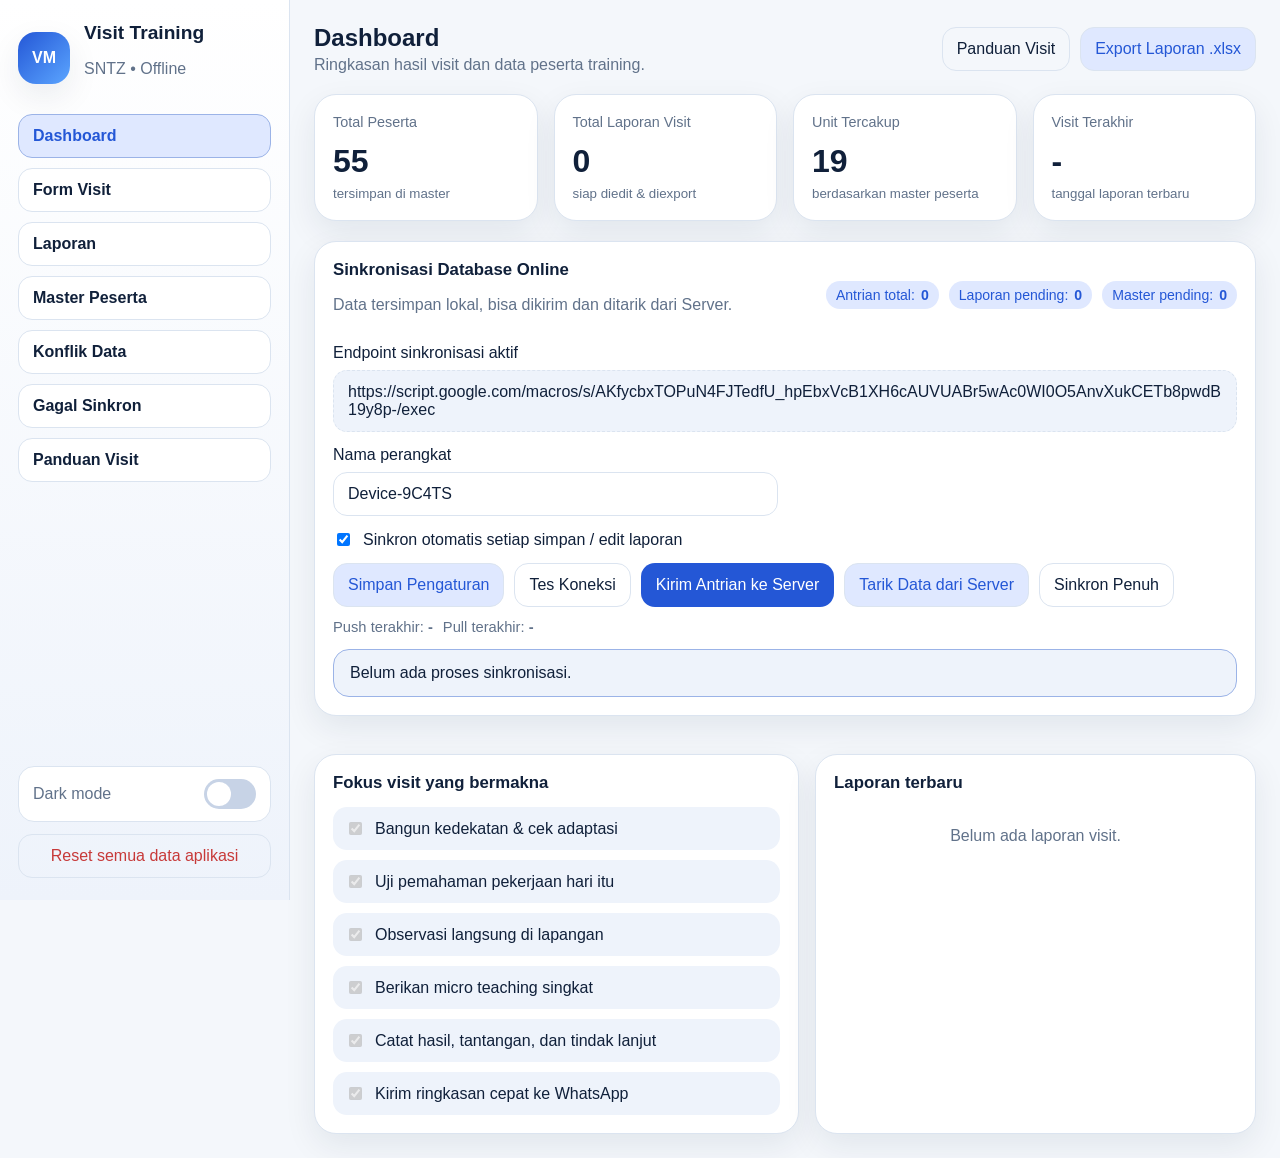
<file: visit/index.html>
<!DOCTYPE html>
<html lang="id">
<head>
  <meta charset="UTF-8" />
  <meta name="viewport" content="width=device-width, initial-scale=1.0" />
  <title>Visit Training</title>
  <link rel="stylesheet" href="style.css" />
</head>
<body>
  <div class="app-shell">
    <aside class="sidebar">
      <div class="brand">
        <div class="brand-badge">VM</div>
        <div>
          <h1>Visit Training</h1>
          <p>SNTZ • Offline</p>
        </div>
      </div>

      <nav class="nav">
        <button class="nav-btn active" data-view="dashboardView">Dashboard</button>
        <button class="nav-btn" data-view="visitFormView">Form Visit</button>
        <button class="nav-btn" data-view="reportsView">Laporan</button>
        <button class="nav-btn" data-view="masterView">Master Peserta</button>
        <button class="nav-btn" data-view="conflictsView">Konflik Data</button>
        <button class="nav-btn" data-view="failedSyncView">Gagal Sinkron</button>
        <button class="nav-btn" data-view="guideView">Panduan Visit</button>
      </nav>

      <div class="sidebar-footer">
        <label class="switch-card">
          <span>Dark mode</span>
          <label class="switch">
            <input type="checkbox" id="themeToggle" />
            <span class="slider"></span>
          </label>
        </label>

        <button class="danger ghost" id="resetAppBtn">Reset semua data aplikasi</button>
      </div>
    </aside>

    <main class="main-content">
      <header class="topbar">
        <div>
          <h2 id="pageTitle">Dashboard</h2>
          <p id="pageSubtitle">Ringkasan hasil visit dan data peserta training.</p>
        </div>
        <div class="topbar-actions">
          <button class="ghost" id="openGuideBtn">Panduan Visit</button>
          <button class="secondary" id="exportXlsxBtn">Export Laporan .xlsx</button>
        </div>
      </header>

      <section id="dashboardView" class="view active">
        <div id="startupSyncNotice" class="startup-notice hidden"></div>
        <div class="stats-grid">
          <div class="stat-card">
            <span class="stat-label">Total Peserta</span>
            <strong id="statParticipants">0</strong>
            <small>tersimpan di master</small>
          </div>
          <div class="stat-card">
            <span class="stat-label">Total Laporan Visit</span>
            <strong id="statReports">0</strong>
            <small>siap diedit & diexport</small>
          </div>
          <div class="stat-card">
            <span class="stat-label">Unit Tercakup</span>
            <strong id="statUnits">0</strong>
            <small>berdasarkan master peserta</small>
          </div>
          <div class="stat-card">
            <span class="stat-label">Visit Terakhir</span>
            <strong id="statLastVisit">-</strong>
            <small>tanggal laporan terbaru</small>
          </div>
        </div>

        <article class="panel sync-panel">
          <div class="panel-head between wrap">
            <div>
              <h3>Sinkronisasi Database Online</h3>
              <p class="muted">Data tersimpan lokal, bisa dikirim dan ditarik dari Server.</p>
            </div>
            <div class="sync-mini-stats">
              <div class="tag">Antrian total: <strong id="syncTotalQueue">0</strong></div>
              <div class="tag">Laporan pending: <strong id="pendingReportsCount">0</strong></div>
              <div class="tag">Master pending: <strong id="pendingParticipantsCount">0</strong></div>
            </div>
          </div>

          <div class="sync-grid">
            <div class="field full">
              <label>Endpoint sinkronisasi aktif</label>
              <div class="readonly-box" id="syncEndpointLabel">Hardcode di aplikasi</div>
            </div>
            <div class="field">
              <label for="deviceName">Nama perangkat</label>
              <input type="text" id="deviceName" placeholder="Contoh: Laptop TC Head" />
            </div>
            <div class="field full">
              <label class="check-inline">
                <input type="checkbox" id="autoSyncOnSave" />
                <span>Sinkron otomatis setiap simpan / edit laporan</span>
              </label>
            </div>
          </div>

          <div class="sync-progress-card hidden" id="syncProgressCard">
            <div class="sync-progress-head">
              <strong id="syncProgressTitle">Menyiapkan sinkronisasi...</strong>
              <span id="syncProgressPercent">0%</span>
            </div>
            <div class="sync-progress-track"><div class="sync-progress-fill" id="syncProgressFill"></div></div>
            <div class="sync-progress-meta">
              <span id="syncProgressStep">Memulai...</span>
              <span id="syncProgressCount">0/0</span>
            </div>
          </div>

          <div class="sync-actions">
            <button class="secondary" type="button" id="saveSyncConfigBtn">Simpan Pengaturan</button>
            <button class="ghost" type="button" id="testConnectionBtn">Tes Koneksi</button>
            <button class="primary" type="button" id="pushSyncBtn">Kirim Antrian ke Server</button>
            <button class="secondary" type="button" id="pullSyncBtn">Tarik Data dari Server</button>
            <button class="ghost" type="button" id="fullSyncBtn">Sinkron Penuh</button>
          </div>

          <div class="sync-footnote">
            <div>Push terakhir: <strong id="syncLastPush">-</strong></div>
            <div>Pull terakhir: <strong id="syncLastPull">-</strong></div>
          </div>

          <div id="syncStatusBox" class="sync-status info">Belum ada proses sinkronisasi.</div>
        </article>

        <div class="content-grid">
          <article class="panel">
            <div class="panel-head">
              <h3>Fokus visit yang bermakna</h3>
            </div>
            <div class="checklist-grid">
              <label><input type="checkbox" checked disabled> Bangun kedekatan & cek adaptasi</label>
              <label><input type="checkbox" checked disabled> Uji pemahaman pekerjaan hari itu</label>
              <label><input type="checkbox" checked disabled> Observasi langsung di lapangan</label>
              <label><input type="checkbox" checked disabled> Berikan micro teaching singkat</label>
              <label><input type="checkbox" checked disabled> Catat hasil, tantangan, dan tindak lanjut</label>
              <label><input type="checkbox" checked disabled> Kirim ringkasan cepat ke WhatsApp</label>
            </div>
          </article>

          <article class="panel">
            <div class="panel-head">
              <h3>Laporan terbaru</h3>
            </div>
            <div id="recentReports" class="stack-list empty-state">Belum ada laporan visit.</div>
          </article>
        </div>
      </section>

      <section id="visitFormView" class="view">
        <form id="visitForm" class="panel form-panel">
          <div class="panel-head between">
            <h3>Form Visit Lapangan</h3>
            <div class="inline-actions">
              <span id="editingBadge" class="badge hidden">Mode edit</span>
              <button type="button" class="ghost" id="clearFormBtn">Form baru</button>
            </div>
          </div>

          <div class="guide-strip">
            <div>
              <strong>Panduan visit lapangan siap dibuka kapan saja</strong>
              <small>Gunakan sebagai coaching guide agar visit lebih bermakna dan menghasilkan output pembelajaran.</small>
            </div>
            <button type="button" class="secondary" id="openGuideFromFormBtn">Buka panduan</button>
          </div>

          <div class="form-grid">
            <div class="field">
              <label for="visitDate">Tanggal visit</label>
              <input type="date" id="visitDate" required />
            </div>
            <div class="field">
              <label for="location">Lokasi / estate / titik visit</label>
              <input type="text" id="location" placeholder="Contoh: SD SRIE / Divisi 2" required />
            </div>
            <div class="field full">
              <label for="participantSearch">Cari mentee / peserta</label>
              <input type="text" id="participantSearch" placeholder="Ketik beberapa huruf nama / NIK / unit..." autocomplete="off" />
              <div id="participantSuggestions" class="suggestions hidden"></div>
              <small>Bisa pilih lebih dari satu peserta untuk satu visit.</small>
            </div>
            <div class="field full">
              <label>Peserta terpilih</label>
              <div id="selectedParticipants" class="selected-chips empty-box">Belum ada peserta dipilih.</div>
            </div>

            <div class="field full">
              <label for="summary">Ringkasan kunjungan</label>
              <textarea id="summary" rows="4" placeholder="Gambaran umum kunjungan, suasana, dan tujuan pembinaan." required></textarea>
            </div>

            <div class="field">
              <label for="activityReview">Aktivitas peserta saat ini</label>
              <textarea id="activityReview" rows="4" placeholder="Pekerjaan yang sedang dipelajari atau dilakukan."></textarea>
            </div>
            <div class="field">
              <label for="technicalUnderstanding">Pemahaman teknis</label>
              <textarea id="technicalUnderstanding" rows="4" placeholder="Hasil tanya jawab, pemahaman sebab-akibat, indikator kerja."></textarea>
            </div>

            <div class="field">
              <label for="fieldObservation">Observasi lapangan</label>
              <textarea id="fieldObservation" rows="4" placeholder="Temuan saat melihat langsung di lapangan."></textarea>
            </div>
            <div class="field">
              <label for="microTeaching">Micro teaching / ilmu yang diberikan</label>
              <textarea id="microTeaching" rows="4" placeholder="Poin pembelajaran singkat yang Anda ajarkan saat visit."></textarea>
            </div>

            <div class="field">
              <label for="livingCondition">Adaptasi, tempat tinggal, makan, uang saku</label>
              <textarea id="livingCondition" rows="4" placeholder="Kondisi umum peserta di lokasi magang."></textarea>
            </div>
            <div class="field">
              <label for="motivationFuture">Motivasi & arah masa depan</label>
              <textarea id="motivationFuture" rows="4" placeholder="Diskusi cita-cita, semangat, dan mindset kerja."></textarea>
            </div>

            <div class="field">
              <label for="resultsObtained">Hasil yang diperoleh</label>
              <textarea id="resultsObtained" rows="4" placeholder="Output visit: pemahaman baru, perbaikan sikap, aksi nyata, dll." required></textarea>
            </div>
            <div class="field">
              <label for="followUp">Tindak lanjut / challenge berikutnya</label>
              <textarea id="followUp" rows="4" placeholder="PR atau target yang perlu dicek pada visit berikutnya."></textarea>
            </div>

            <div class="field full">
              <label for="specialNotes">Catatan khusus</label>
              <textarea id="specialNotes" rows="3" placeholder="Catatan tambahan bila ada."></textarea>
            </div>
          </div>

          <div class="form-actions">
            <button type="submit" class="primary">Simpan laporan visit</button>
            <button type="button" class="secondary" id="previewWhatsappBtn">Preview WhatsApp</button>
          </div>
        </form>

        <article class="panel">
          <div class="panel-head between">
            <h3>Preview WhatsApp</h3>
            <button class="ghost" id="copyWhatsappBtn" type="button">Salin teks</button>
          </div>
          <textarea id="whatsappPreview" rows="12" class="mono" readonly placeholder="Preview teks WhatsApp akan muncul di sini."></textarea>
        </article>
      </section>

      <section id="reportsView" class="view">
        <article class="panel">
          <div class="panel-head between wrap">
            <h3>Daftar laporan visit</h3>
            <div class="filter-row">
              <input type="text" id="reportSearch" placeholder="Cari tanggal, lokasi, mentee, unit..." />
              <select id="reportUnitFilter">
                <option value="">Semua unit</option>
              </select>
            </div>
          </div>
          <div id="reportsContainer" class="report-list empty-state">Belum ada laporan tersimpan.</div>
        </article>
      </section>

      <section id="conflictsView" class="view">
        <article class="panel">
          <div class="panel-head between wrap">
            <h3>Indikator Konflik Data Antar Perangkat</h3>
            <div class="sync-mini-stats">
              <div class="tag">Total konflik: <strong id="conflictCount">0</strong></div>
            </div>
          </div>
          <div id="conflictsContainer" class="stack-list empty-state">Belum ada konflik data.</div>
        </article>
      </section>

      <section id="failedSyncView" class="view">
        <article class="panel">
          <div class="panel-head between wrap">
            <h3>Data Gagal Sinkron</h3>
            <div class="inline-actions">
              <div class="tag">Total gagal: <strong id="failedSyncCount">0</strong></div>
              <button class="secondary" type="button" id="retryAllFailedBtn">Sinkron Ulang Semua Gagal</button>
            </div>
          </div>
          <div id="failedSyncContainer" class="stack-list empty-state">Belum ada data gagal sinkron.</div>
        </article>
      </section>

      <section id="masterView" class="view">
        <article class="panel">
          <div class="panel-head between wrap">
            <h3>Master peserta magang</h3>
            <div class="inline-actions wrap">
              <button id="loadDefaultBtn" class="secondary" type="button">Muat data peserta bawaan</button>
              <label class="file-btn">
                Upload master .xlsx
                <input type="file" id="masterUpload" accept=".xlsx" hidden />
              </label>
            </div>
          </div>
          <p class="muted">Unggah file master peserta terlebih dahulu. Data akan tersimpan di IndexedDB dan tetap bisa dipakai secara offline.</p>
          <div class="table-wrap">
            <table>
              <thead>
                <tr>
                  <th>NIK</th>
                  <th>Nama</th>
                  <th>Pelatihan</th>
                  <th>Tahun</th>
                  <th>Lokasi OJT</th>
                  <th>Unit</th>
                  <th>Region</th>
                  <th>Group</th>
                  <th>Status Sync</th>
                </tr>
              </thead>
              <tbody id="masterTableBody">
                <tr><td colspan="9" class="empty-state">Belum ada data master peserta.</td></tr>
              </tbody>
            </table>
          </div>
        </article>
      </section>

      <section id="guideView" class="view">
        <article class="panel">
          <div class="panel-head between wrap">
            <h3>Panduan Visit Lapangan</h3>
            <div class="tag">Bisa dibuka kapan saja</div>
          </div>

          <div class="guide-hero">
            <div class="guide-hero-text">
              <span class="guide-kicker">Mindset utama</span>
              <h2>Visit = Coaching Lapangan</h2>
              <p>Bukan sekadar menengok peserta, tetapi menguji, mengarahkan, dan menaikkan level berpikir peserta.</p>
            </div>
          </div>

          <div class="guide-grid">
            <section class="guide-card">
              <h4>1. Ubah Mindset</h4>
              <p><strong>Bukan sekadar:</strong> “menengok peserta”</p>
              <p><strong>Tetapi menjadi:</strong> “menguji, mengarahkan, dan menaikkan level berpikir peserta”.</p>
            </section>

            <section class="guide-card guide-card-wide">
              <h4>2. Struktur Visit yang Lebih Powerful — Framework 5 Tahap</h4>
              <div class="stage-list">
                <div class="stage-item">
                  <div class="stage-num">1</div>
                  <div>
                    <h5>Opening — Bangun Kedekatan</h5>
                    <p>Kabar & kondisi pribadi, adaptasi lingkungan, kendala hidup seperti makan dan tempat tinggal. Batasi sekitar 10–15 menit.</p>
                  </div>
                </div>
                <div class="stage-item">
                  <div class="stage-num">2</div>
                  <div>
                    <h5>Reality Check — Uji Pemahaman Nyata</h5>
                    <p>Tanyakan: hari ini kerja apa, kenapa penting, indikator berhasil atau gagal, dan dampaknya ke produksi bila salah. Tujuannya melatih sebab-akibat.</p>
                  </div>
                </div>
                <div class="stage-item">
                  <div class="stage-num">3</div>
                  <div>
                    <h5>Thinking Upgrade — Latih Cara Berpikir Planters</h5>
                    <p>Naikkan level dari pekerja menjadi calon manajer: apa yang akan diperbaiki bila jadi mandor, apa masalah terbesar di blok, penyebab produksi turun, cepat atau mutu.</p>
                  </div>
                </div>
                <div class="stage-item">
                  <div class="stage-num">4</div>
                  <div>
                    <h5>Micro Teaching di Lapangan</h5>
                    <p>Wajib ada transfer ilmu. Pilih satu topik per visit seperti standar panen matang, kesalahan pemupukan, susun pelepah, atau losses dan dampaknya. Tunjuk objek nyata, jelaskan 5–10 menit, lalu minta peserta mengulang.</p>
                  </div>
                </div>
                <div class="stage-item">
                  <div class="stage-num">5</div>
                  <div>
                    <h5>Closing — Challenge & Target</h5>
                    <p>Jangan pulang tanpa PR. Misalnya amati 10 pokok, catat kesalahan panen, atau jelaskan siklus panen saat visit berikutnya.</p>
                  </div>
                </div>
              </div>
            </section>

            <section class="guide-card">
              <h4>3. Empat Elemen Penting</h4>
              <ul class="guide-list">
                <li><strong>Observasi langsung:</strong> lihat mereka bekerja, karena realita bisa berbeda dari cerita.</li>
                <li><strong>Koreksi real time:</strong> langsung benarkan di tempat, jangan ditunda.</li>
                <li><strong>Benchmark:</strong> bandingkan cara mereka dengan standar perusahaan dan best practice.</li>
                <li><strong>Catatan perkembangan:</strong> siapa kuat di disiplin, siapa kuat di teknis, siapa lemah di attitude.</li>
              </ul>
            </section>

            <section class="guide-card">
              <h4>4. Format Visit Praktis</h4>
              <ul class="guide-list">
                <li>Opening — 10 menit</li>
                <li>Tanya aktivitas — 10 menit</li>
                <li>Uji pemahaman — 15 menit</li>
                <li>Observasi kerja — 15–20 menit</li>
                <li>Micro teaching — 10–15 menit</li>
                <li>Diskusi & mindset — 10 menit</li>
                <li>Closing + challenge — 5 menit</li>
              </ul>
              <p class="muted">Total ideal sekitar 60–90 menit per kelompok kecil.</p>
            </section>

            <section class="guide-card">
              <h4>5. Output yang Diharapkan</h4>
              <ul class="guide-list">
                <li>Peserta tidak hanya kerja, tetapi paham kenapa kerja.</li>
                <li>Peserta mulai berpikir seperti asisten atau manajer.</li>
                <li>Peserta punya arah dan target belajar.</li>
                <li>Anda dapat melihat siapa yang layak dibina dan siapa yang masih ikut-ikutan.</li>
              </ul>
            </section>

            <section class="guide-card">
              <h4>6. Upgrade Level</h4>
              <ul class="guide-list">
                <li>Mini kuis dadakan</li>
                <li>Simulasi keputusan atau studi kasus singkat</li>
                <li>Presentasi 2 menit di lapangan</li>
              </ul>
            </section>

            <section class="guide-card guide-quote">
              <h4>Insight Penting</h4>
              <blockquote>Visit yang kuat bukan yang banyak ngobrol, tetapi yang mengubah cara berpikir peserta dalam 1 pertemuan.</blockquote>
            </section>
          </div>
        </article>
      </section>
    </main>
  </div>

  <template id="suggestionItemTpl">
    <button type="button" class="suggestion-item"></button>
  </template>

  <script src="libs/jszip.min.js"></script>
  <script src="app.js"></script>
</body>
</html>
</file>
<file: visit/style.css>
* {
  box-sizing: border-box;
}

:root {
  --bg: #f4f7fb;
  --surface: #ffffff;
  --surface-2: #eef3fb;
  --text: #10203a;
  --muted: #61728a;
  --line: #dbe4f0;
  --primary: #2457d6;
  --primary-2: #dfe8ff;
  --success: #12805c;
  --danger: #c73939;
  --shadow: 0 12px 32px rgba(16, 32, 58, 0.08);
  --chip: #edf3ff;
}

body.dark {
  --bg: #0b1220;
  --surface: #121b2d;
  --surface-2: #18243a;
  --text: #ecf3ff;
  --muted: #9fb1ca;
  --line: #22304b;
  --primary: #7ea7ff;
  --primary-2: #1c315f;
  --success: #4ad3a2;
  --danger: #ff7b7b;
  --shadow: 0 16px 36px rgba(0, 0, 0, 0.28);
  --chip: #1d2b44;
}

html, body {
  margin: 0;
  padding: 0;
  font-family: Inter, "Segoe UI", Arial, sans-serif;
  background: var(--bg);
  color: var(--text);
}

button, input, select, textarea {
  font: inherit;
}

.app-shell {
  min-height: 100vh;
  display: grid;
  grid-template-columns: 290px 1fr;
}

.sidebar {
  background: linear-gradient(180deg, var(--surface), var(--surface-2));
  border-right: 1px solid var(--line);
  padding: 22px 18px;
  display: flex;
  flex-direction: column;
  gap: 20px;
  position: sticky;
  top: 0;
  height: 100vh;
}

.brand {
  display: flex;
  gap: 14px;
  align-items: center;
}

.brand-badge {
  width: 52px;
  height: 52px;
  border-radius: 18px;
  display: grid;
  place-items: center;
  font-weight: 800;
  color: white;
  background: linear-gradient(135deg, var(--primary), #5ba5ff);
  box-shadow: var(--shadow);
}

.brand h1 {
  margin: 0;
  font-size: 1.2rem;
}

.brand p, .muted, .sidebar-footer span, .stat-card small, .empty-state {
  color: var(--muted);
}

.nav {
  display: grid;
  gap: 10px;
}

.nav-btn, .ghost, .secondary, .primary, .danger, .file-btn {
  border: 1px solid var(--line);
  background: var(--surface);
  color: var(--text);
  border-radius: 14px;
  padding: 12px 14px;
  cursor: pointer;
  transition: 0.2s ease;
}

.nav-btn {
  text-align: left;
  font-weight: 600;
}

.nav-btn.active, .nav-btn:hover {
  background: var(--primary-2);
  color: var(--primary);
  border-color: color-mix(in srgb, var(--primary) 35%, var(--line));
}

.sidebar-footer {
  margin-top: auto;
  display: grid;
  gap: 12px;
}

.switch-card {
  display: flex;
  justify-content: space-between;
  align-items: center;
  padding: 12px 14px;
  border-radius: 16px;
  border: 1px solid var(--line);
  background: var(--surface);
}

.switch {
  position: relative;
  width: 52px;
  height: 30px;
  display: inline-block;
}

.switch input { display: none; }

.slider {
  position: absolute;
  inset: 0;
  background: #c7d3e6;
  border-radius: 999px;
}

.slider::before {
  content: "";
  position: absolute;
  width: 24px;
  height: 24px;
  top: 3px;
  left: 3px;
  border-radius: 50%;
  background: white;
  transition: transform 0.2s ease;
}

.switch input:checked + .slider::before {
  transform: translateX(22px);
}

.switch input:checked + .slider {
  background: var(--primary);
}

.main-content {
  padding: 24px;
  display: grid;
  gap: 20px;
}

.topbar {
  display: flex;
  justify-content: space-between;
  gap: 12px;
  align-items: center;
}

.topbar h2 {
  margin: 0 0 4px;
  font-size: 1.5rem;
}

.topbar p {
  margin: 0;
  color: var(--muted);
}

.topbar-actions, .inline-actions, .filter-row, .between.wrap {
  display: flex;
  gap: 10px;
  align-items: center;
  flex-wrap: wrap;
}

.primary {
  background: var(--primary);
  color: white;
  border-color: transparent;
}

.primary:hover, .secondary:hover, .ghost:hover, .danger:hover, .file-btn:hover {
  transform: translateY(-1px);
  box-shadow: var(--shadow);
}

.secondary {
  background: var(--primary-2);
  color: var(--primary);
}

.ghost {
  background: transparent;
}

.danger {
  color: var(--danger);
}

.view {
  display: none;
  gap: 20px;
}

.view.active {
  display: grid;
}

.stats-grid {
  display: grid;
  gap: 16px;
  grid-template-columns: repeat(4, minmax(0, 1fr));
}

.stat-card, .panel {
  background: var(--surface);
  border: 1px solid var(--line);
  border-radius: 22px;
  padding: 18px;
  box-shadow: var(--shadow);
}

.stat-card strong {
  display: block;
  margin: 12px 0 4px;
  font-size: 2rem;
}

.stat-label {
  font-size: 0.9rem;
  color: var(--muted);
}

.content-grid {
  display: grid;
  grid-template-columns: 1.1fr 1fr;
  gap: 16px;
}

.panel-head {
  display: flex;
  justify-content: space-between;
  align-items: center;
  gap: 12px;
  margin-bottom: 14px;
}

.panel-head h3 {
  margin: 0;
  font-size: 1.05rem;
}

.checklist-grid {
  display: grid;
  gap: 10px;
}

.checklist-grid label {
  display: flex;
  gap: 10px;
  align-items: center;
  padding: 12px;
  border-radius: 14px;
  background: var(--surface-2);
}

.stack-list, .report-list {
  display: grid;
  gap: 12px;
}

.report-card {
  border: 1px solid var(--line);
  border-radius: 18px;
  padding: 14px;
  background: linear-gradient(180deg, var(--surface), var(--surface-2));
}

.report-card h4 {
  margin: 0 0 4px;
}

.report-meta {
  color: var(--muted);
  font-size: 0.92rem;
  margin-bottom: 10px;
}

.report-actions {
  display: flex;
  gap: 10px;
  flex-wrap: wrap;
  margin-top: 12px;
}

.form-panel {
  gap: 18px;
}

.form-grid {
  display: grid;
  grid-template-columns: repeat(2, minmax(0, 1fr));
  gap: 14px;
}

.field {
  display: grid;
  gap: 8px;
  position: relative;
}

.field.full {
  grid-column: 1 / -1;
}

input[type="text"], input[type="date"], select, textarea {
  width: 100%;
  border: 1px solid var(--line);
  border-radius: 14px;
  background: var(--surface);
  color: var(--text);
  padding: 12px 14px;
  outline: none;
}

input:focus, select:focus, textarea:focus {
  border-color: color-mix(in srgb, var(--primary) 55%, var(--line));
  box-shadow: 0 0 0 4px color-mix(in srgb, var(--primary) 15%, transparent);
}

textarea {
  resize: vertical;
}

.suggestions {
  position: absolute;
  top: calc(100% - 6px);
  left: 0;
  right: 0;
  z-index: 10;
  background: var(--surface);
  border: 1px solid var(--line);
  border-radius: 16px;
  box-shadow: var(--shadow);
  max-height: 250px;
  overflow: auto;
}

.suggestion-item {
  width: 100%;
  text-align: left;
  border: 0;
  background: transparent;
  padding: 12px 14px;
  border-bottom: 1px solid var(--line);
  cursor: pointer;
}

.suggestion-item:last-child {
  border-bottom: 0;
}

.suggestion-item:hover {
  background: var(--surface-2);
}

.selected-chips {
  display: flex;
  flex-wrap: wrap;
  gap: 10px;
  min-height: 54px;
}

.empty-box {
  padding: 14px;
  border-radius: 16px;
  border: 1px dashed var(--line);
  color: var(--muted);
}

.chip {
  display: inline-flex;
  flex-direction: column;
  gap: 2px;
  padding: 10px 12px;
  border-radius: 16px;
  background: var(--chip);
  border: 1px solid var(--line);
  position: relative;
  min-width: 220px;
}

.chip button {
  position: absolute;
  top: 8px;
  right: 8px;
  border: 0;
  background: transparent;
  color: var(--danger);
  cursor: pointer;
  font-size: 1rem;
}

.chip small {
  color: var(--muted);
}

.form-actions {
  display: flex;
  gap: 10px;
  flex-wrap: wrap;
}

.badge {
  background: color-mix(in srgb, var(--success) 20%, var(--surface));
  color: var(--success);
  padding: 8px 10px;
  border-radius: 999px;
  font-size: 0.9rem;
}

.hidden {
  display: none !important;
}

.mono {
  font-family: "Cascadia Code", "Courier New", monospace;
}

.table-wrap {
  overflow: auto;
  border: 1px solid var(--line);
  border-radius: 18px;
}

table {
  width: 100%;
  border-collapse: collapse;
  min-width: 900px;
}

th, td {
  border-bottom: 1px solid var(--line);
  padding: 12px;
  text-align: left;
  vertical-align: top;
}

th {
  position: sticky;
  top: 0;
  background: var(--surface-2);
}

.file-btn {
  display: inline-flex;
  align-items: center;
  gap: 10px;
}

.tag {
  display: inline-flex;
  align-items: center;
  gap: 6px;
  font-size: 0.88rem;
  color: var(--primary);
  background: var(--primary-2);
  border-radius: 999px;
  padding: 6px 10px;
}

.empty-state {
  text-align: center;
  padding: 20px;
}

@media (max-width: 1080px) {
  .app-shell {
    grid-template-columns: 1fr;
  }
  .sidebar {
    position: static;
    height: auto;
  }
  .stats-grid, .content-grid, .form-grid {
    grid-template-columns: 1fr;
  }
}

@media (max-width: 640px) {
  .main-content {
    padding: 16px;
  }
  .topbar {
    flex-direction: column;
    align-items: stretch;
  }
}


.guide-strip {
  display: flex;
  justify-content: space-between;
  gap: 14px;
  align-items: center;
  padding: 14px 16px;
  border: 1px solid var(--line);
  border-radius: 18px;
  background: linear-gradient(135deg, color-mix(in srgb, var(--primary) 8%, var(--surface)), var(--surface-2));
  margin-bottom: 16px;
}

.guide-strip small {
  display: block;
  color: var(--muted);
  margin-top: 4px;
}

.guide-hero {
  border: 1px solid var(--line);
  border-radius: 22px;
  padding: 20px;
  margin-bottom: 18px;
  background: linear-gradient(135deg, color-mix(in srgb, var(--primary) 16%, var(--surface)), var(--surface));
}

.guide-kicker {
  display: inline-block;
  padding: 6px 10px;
  border-radius: 999px;
  background: var(--primary-2);
  color: var(--primary);
  font-size: .88rem;
  margin-bottom: 10px;
}

.guide-hero h2 {
  margin: 0 0 8px;
  font-size: 1.8rem;
}

.guide-hero p {
  margin: 0;
  color: var(--muted);
  max-width: 780px;
}

.guide-grid {
  display: grid;
  grid-template-columns: repeat(2, minmax(0, 1fr));
  gap: 16px;
}

.guide-card {
  border: 1px solid var(--line);
  border-radius: 20px;
  padding: 18px;
  background: linear-gradient(180deg, var(--surface), var(--surface-2));
}

.guide-card-wide {
  grid-column: 1 / -1;
}

.guide-card h4, .guide-card h5 {
  margin: 0 0 10px;
}

.guide-card p {
  margin: 0 0 10px;
  line-height: 1.55;
}

.stage-list {
  display: grid;
  gap: 12px;
}

.stage-item {
  display: grid;
  grid-template-columns: 42px 1fr;
  gap: 12px;
  align-items: start;
  padding: 14px;
  border: 1px solid var(--line);
  border-radius: 16px;
  background: var(--surface);
}

.stage-num {
  width: 42px;
  height: 42px;
  border-radius: 14px;
  display: grid;
  place-items: center;
  background: var(--primary-2);
  color: var(--primary);
  font-weight: 800;
}

.guide-list {
  margin: 0;
  padding-left: 18px;
  display: grid;
  gap: 8px;
}

.guide-list li {
  line-height: 1.55;
}

.guide-quote blockquote {
  margin: 0;
  padding: 16px 18px;
  border-left: 4px solid var(--primary);
  background: var(--surface);
  border-radius: 14px;
  font-size: 1.05rem;
}

@media (max-width: 1080px) {
  .guide-grid {
    grid-template-columns: 1fr;
  }
}

@media (max-width: 640px) {
  .guide-strip {
    flex-direction: column;
    align-items: stretch;
  }
  .guide-hero h2 {
    font-size: 1.35rem;
  }
  .stage-item {
    grid-template-columns: 1fr;
  }
}

.sync-panel {
  margin-bottom: 18px;
}

.sync-grid {
  display: grid;
  grid-template-columns: repeat(2, minmax(0, 1fr));
  gap: 14px;
}

.sync-actions,
.sync-mini-stats,
.sync-footnote {
  display: flex;
  flex-wrap: wrap;
  gap: 10px;
  align-items: center;
}

.sync-actions {
  margin-top: 14px;
}

.sync-footnote {
  margin-top: 12px;
  color: var(--muted);
  font-size: .92rem;
}

.sync-status {
  margin-top: 14px;
  padding: 14px 16px;
  border-radius: 16px;
  border: 1px solid var(--line);
  background: var(--surface-2);
}

.sync-status.success {
  border-color: color-mix(in srgb, #16a34a 35%, var(--line));
}

.sync-status.error {
  border-color: color-mix(in srgb, #dc2626 35%, var(--line));
}

.sync-status.info {
  border-color: color-mix(in srgb, var(--primary) 35%, var(--line));
}

.check-inline {
  display: flex;
  gap: 10px;
  align-items: center;
}

@media (max-width: 860px) {
  .sync-grid {
    grid-template-columns: 1fr;
  }
}


.readonly-box {
  padding: 12px 14px;
  border: 1px dashed var(--line);
  border-radius: 14px;
  background: var(--surface-2);
  color: var(--text);
  word-break: break-all;
}

.startup-notice {
  padding: 14px 16px;
  border-radius: 18px;
  border: 1px solid color-mix(in srgb, var(--primary) 28%, var(--line));
  background: color-mix(in srgb, var(--primary-2) 72%, var(--surface));
  color: var(--text);
}

.hidden { display:none !important; }

.sync-progress-card {
  margin: 10px 0 6px;
  padding: 16px;
  border-radius: 18px;
  border: 1px solid var(--line);
  background: linear-gradient(180deg, var(--surface), var(--surface-2));
}

.sync-progress-head, .sync-progress-meta {
  display:flex;
  justify-content:space-between;
  gap:12px;
  align-items:center;
}

.sync-progress-track {
  height: 12px;
  border-radius: 999px;
  overflow: hidden;
  background: color-mix(in srgb, var(--line) 70%, var(--surface));
  margin: 12px 0 8px;
}

.sync-progress-fill {
  height: 100%;
  width: 0%;
  border-radius: 999px;
  background: linear-gradient(90deg, var(--primary), #5ba5ff);
  transition: width .25s ease;
}

.status-chip {
  display:inline-flex;
  align-items:center;
  gap:8px;
  padding:6px 10px;
  border-radius:999px;
  font-size:.82rem;
  font-weight:700;
  border:1px solid var(--line);
  background:var(--surface-2);
}
.status-chip.conflict { color:#b06a00; }
.status-chip.error { color:var(--danger); }
.status-chip.success { color:var(--success); }

.report-card .report-actions {
  display:flex; gap:8px; flex-wrap:wrap; margin-top:12px;
}
</file>
